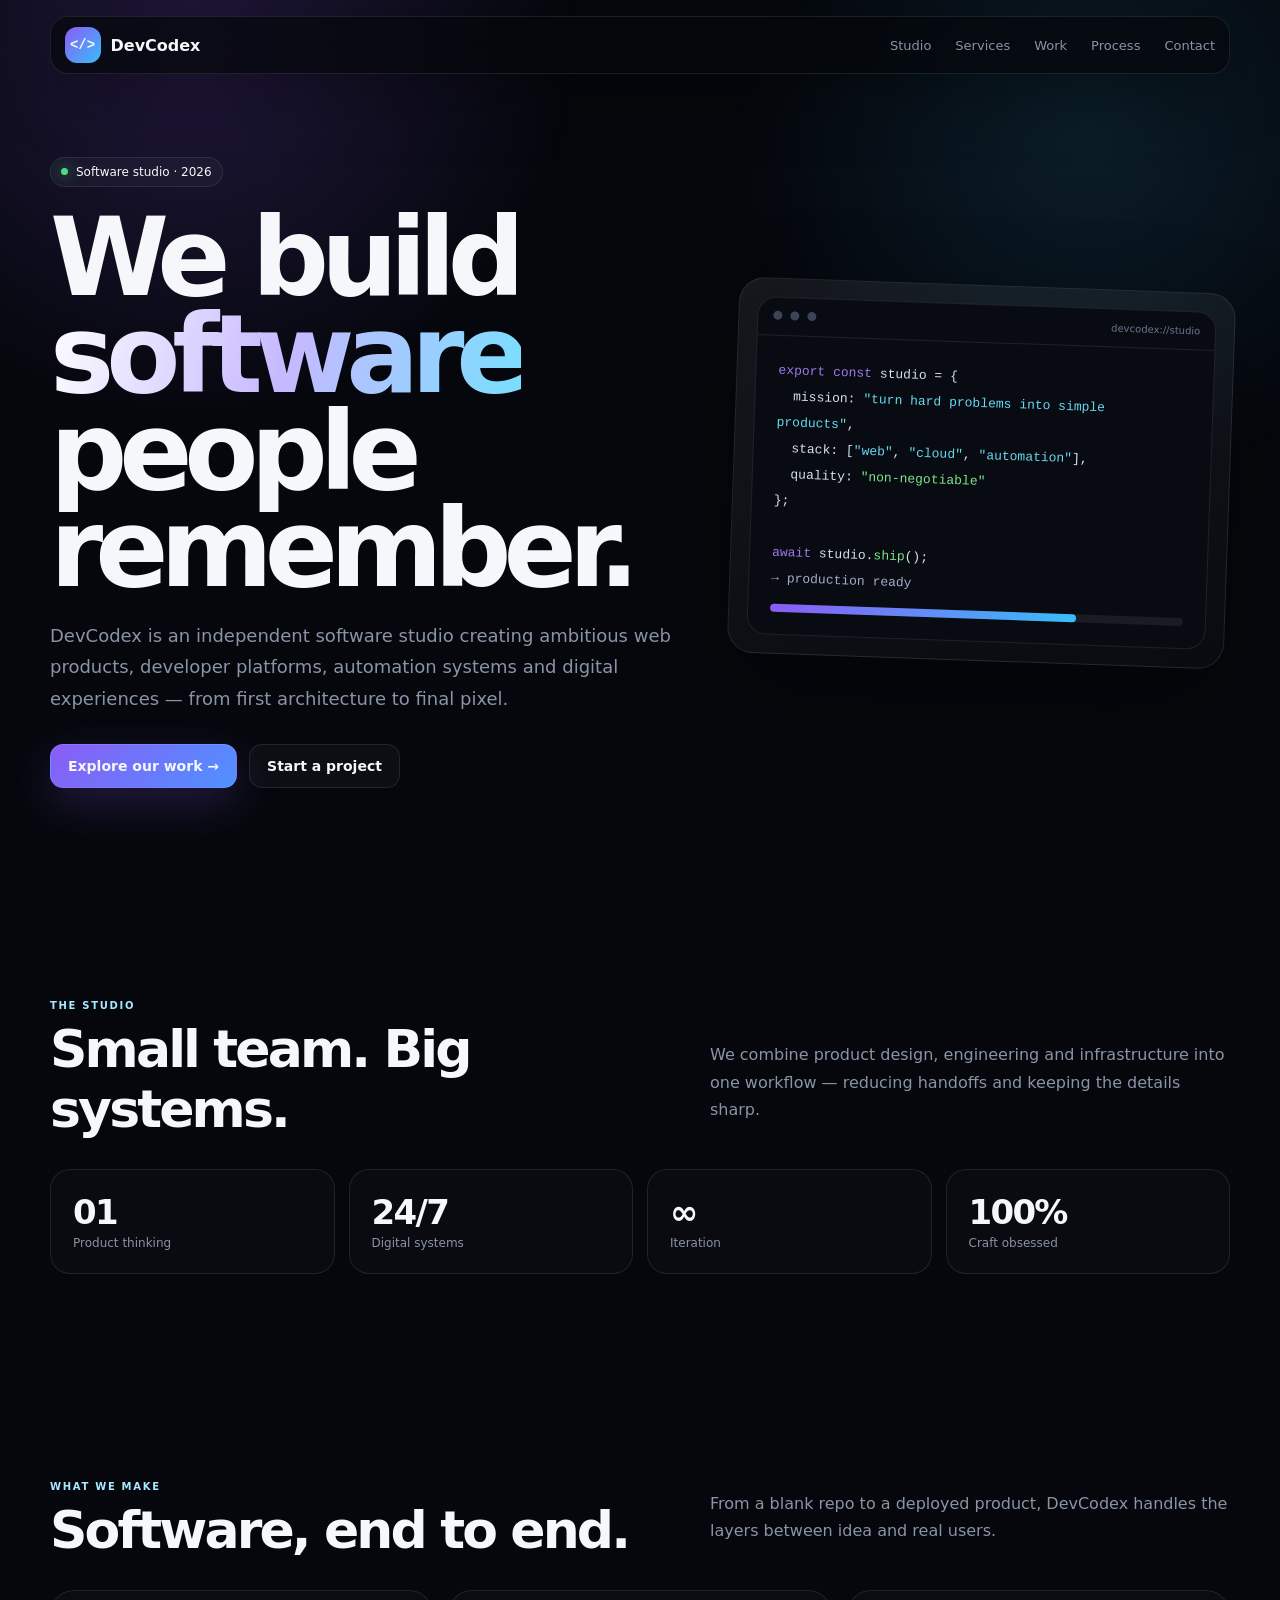
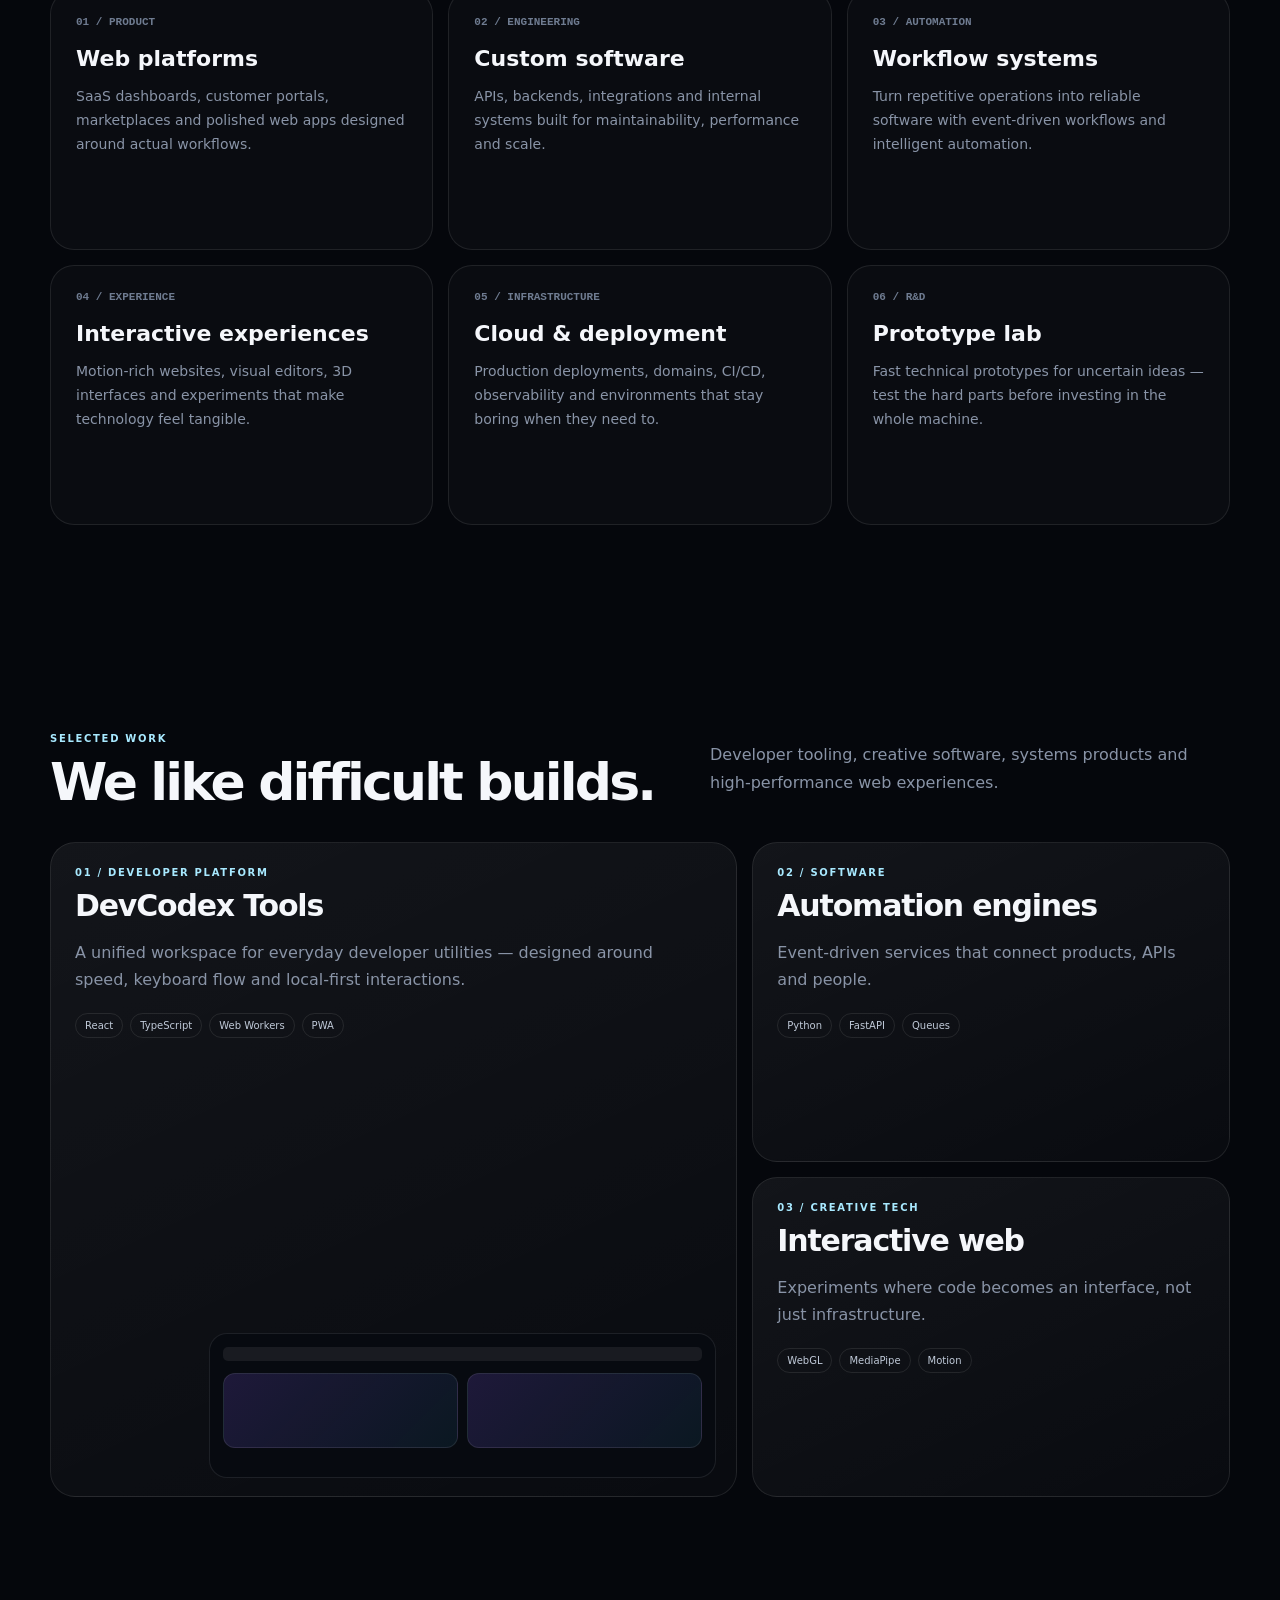
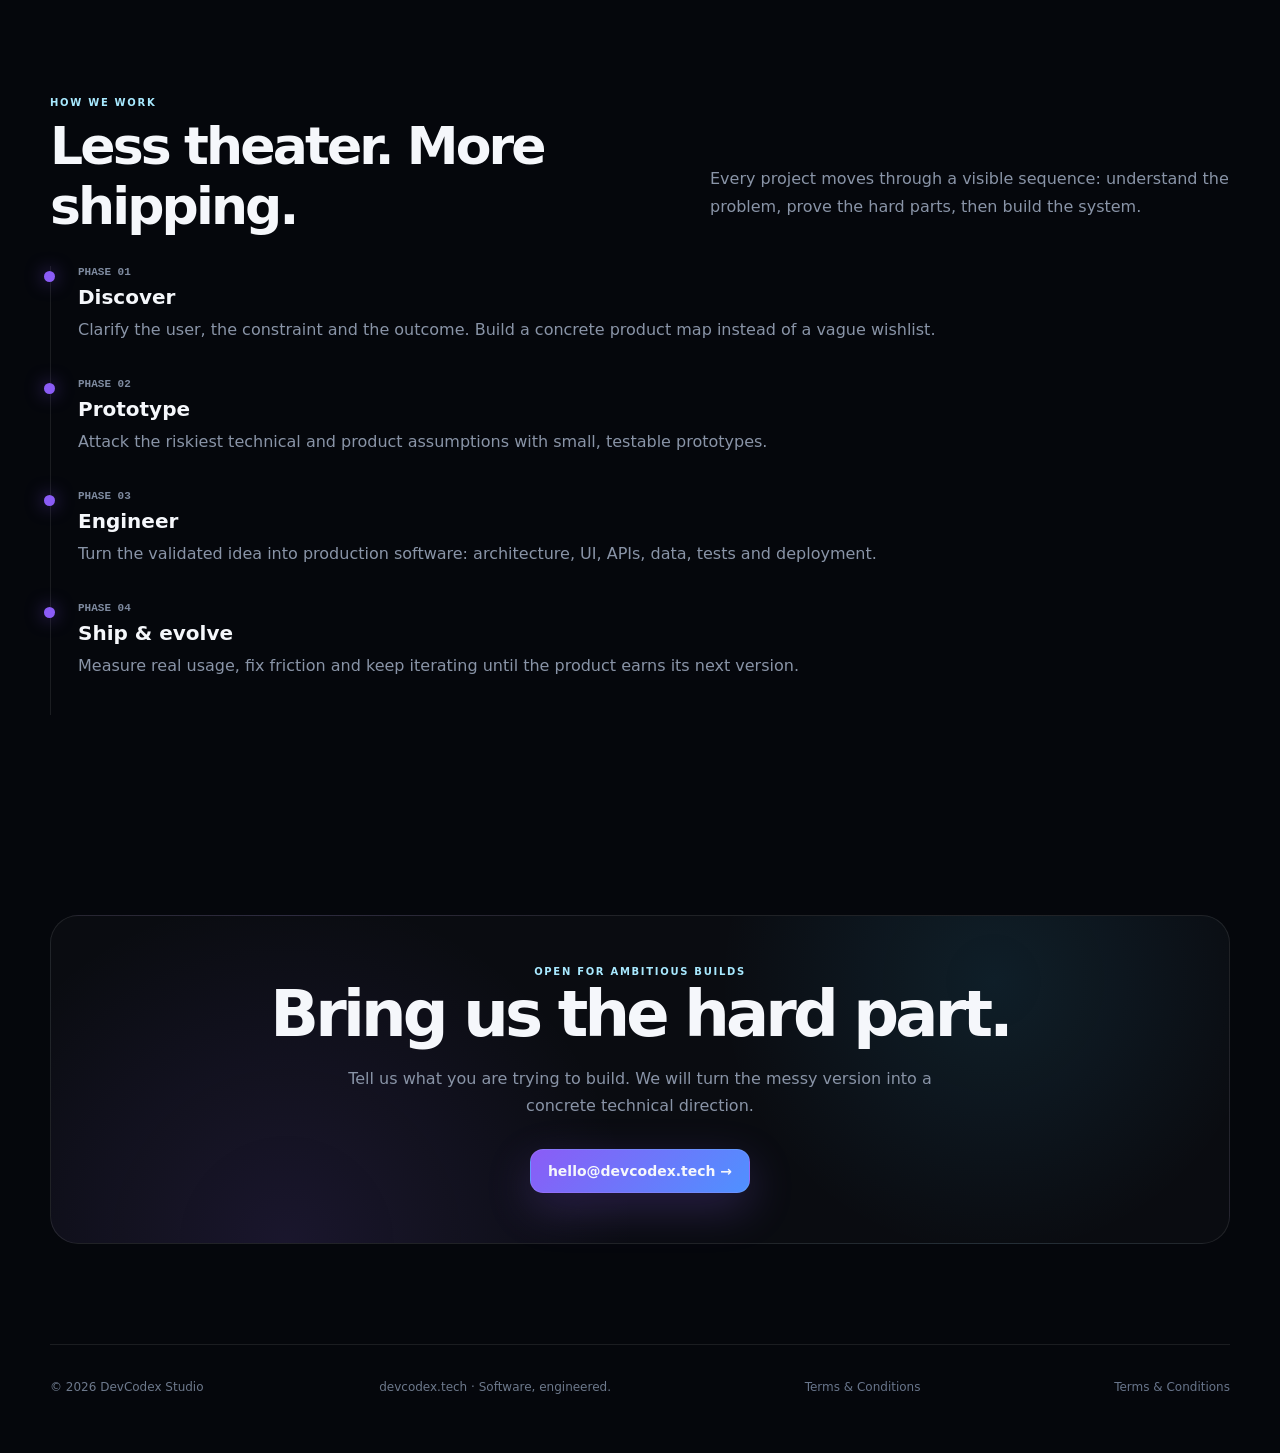
<file: index.html>
<!doctype html><html lang="en"><head><meta charset="utf-8"><meta name="viewport" content="width=device-width,initial-scale=1"><meta name="theme-color" content="#07090f"><title>DevCodex — Software, engineered.</title><meta name="description" content="DevCodex builds software products, developer platforms, automation systems and interactive digital experiences."><link rel="stylesheet" href="styles.css"></head><body><nav><a class="brand" href="#"><span class="mark">&lt;/&gt;</span><span>DevCodex</span></a><div class="navlinks"><a href="#studio">Studio</a><a href="#services">Services</a><a href="#work">Work</a><a href="#process">Process</a><a href="#contact">Contact</a></div></nav><main><section class="hero"><div class="wrap heroGrid"><div><div class="kicker"><span class="pulse"></span> Software studio · 2026</div><h1>We build <span class="grad">software</span> people remember.</h1><p>DevCodex is an independent software studio creating ambitious web products, developer platforms, automation systems and digital experiences — from first architecture to final pixel.</p><div class="buttons"><a class="btn primary" href="#work">Explore our work →</a><a class="btn ghost" href="#contact">Start a project</a></div></div><div class="heroCard"><div class="window"><div class="windowTop"><i></i><i></i><i></i><span style="margin-left:auto;font-size:10px;color:#68758b">devcodex://studio</span></div><div class="code"><span class="c1">export</span> <span class="c1">const</span> studio = {<br>&nbsp;&nbsp;mission: <span class="c2">"turn hard problems into simple products"</span>,<br>&nbsp;&nbsp;stack: [<span class="c2">"web"</span>, <span class="c2">"cloud"</span>, <span class="c2">"automation"</span>],<br>&nbsp;&nbsp;quality: <span class="c3">"non-negotiable"</span><br>};<br><br><span class="c1">await</span> studio.<span class="c3">ship</span>();<br><span class="c4">→ production ready</span><div class="bar"><b></b></div></div></div></div></div></section><section id="studio"><div class="wrap"><div class="sectionHead"><div><div class="eyebrow">The studio</div><h2>Small team. Big systems.</h2></div><p>We combine product design, engineering and infrastructure into one workflow — reducing handoffs and keeping the details sharp.</p></div><div class="stats"><div class="stat"><strong>01</strong><span>Product thinking</span></div><div class="stat"><strong>24/7</strong><span>Digital systems</span></div><div class="stat"><strong>∞</strong><span>Iteration</span></div><div class="stat"><strong>100%</strong><span>Craft obsessed</span></div></div></div></section><section id="services"><div class="wrap"><div class="sectionHead"><div><div class="eyebrow">What we make</div><h2>Software, end to end.</h2></div><p>From a blank repo to a deployed product, DevCodex handles the layers between idea and real users.</p></div><div class="services"><article class="service"><div class="num">01 / PRODUCT</div><h3>Web platforms</h3><p>SaaS dashboards, customer portals, marketplaces and polished web apps designed around actual workflows.</p></article><article class="service"><div class="num">02 / ENGINEERING</div><h3>Custom software</h3><p>APIs, backends, integrations and internal systems built for maintainability, performance and scale.</p></article><article class="service"><div class="num">03 / AUTOMATION</div><h3>Workflow systems</h3><p>Turn repetitive operations into reliable software with event-driven workflows and intelligent automation.</p></article><article class="service"><div class="num">04 / EXPERIENCE</div><h3>Interactive experiences</h3><p>Motion-rich websites, visual editors, 3D interfaces and experiments that make technology feel tangible.</p></article><article class="service"><div class="num">05 / INFRASTRUCTURE</div><h3>Cloud & deployment</h3><p>Production deployments, domains, CI/CD, observability and environments that stay boring when they need to.</p></article><article class="service"><div class="num">06 / R&amp;D</div><h3>Prototype lab</h3><p>Fast technical prototypes for uncertain ideas — test the hard parts before investing in the whole machine.</p></article></div></div></section><section id="work"><div class="wrap"><div class="sectionHead"><div><div class="eyebrow">Selected work</div><h2>We like difficult builds.</h2></div><p>Developer tooling, creative software, systems products and high-performance web experiences.</p></div><div class="projects"><article class="project big"><div class="eyebrow">01 / Developer platform</div><h3>DevCodex Tools</h3><p>A unified workspace for everyday developer utilities — designed around speed, keyboard flow and local-first interactions.</p><div class="chips"><span class="chip">React</span><span class="chip">TypeScript</span><span class="chip">Web Workers</span><span class="chip">PWA</span></div><div class="mock"><div class="miniNav"></div><div class="mockGrid"><div class="mockTile"></div><div class="mockTile"></div></div></div></article><article class="project"><div class="eyebrow">02 / Software</div><h3>Automation engines</h3><p>Event-driven services that connect products, APIs and people.</p><div class="chips"><span class="chip">Python</span><span class="chip">FastAPI</span><span class="chip">Queues</span></div></article><article class="project"><div class="eyebrow">03 / Creative tech</div><h3>Interactive web</h3><p>Experiments where code becomes an interface, not just infrastructure.</p><div class="chips"><span class="chip">WebGL</span><span class="chip">MediaPipe</span><span class="chip">Motion</span></div></article></div></div></section><section id="process"><div class="wrap"><div class="sectionHead"><div><div class="eyebrow">How we work</div><h2>Less theater. More shipping.</h2></div><p>Every project moves through a visible sequence: understand the problem, prove the hard parts, then build the system.</p></div><div class="timeline"><div class="step"><div class="year">PHASE 01</div><h3>Discover</h3><p>Clarify the user, the constraint and the outcome. Build a concrete product map instead of a vague wishlist.</p></div><div class="step"><div class="year">PHASE 02</div><h3>Prototype</h3><p>Attack the riskiest technical and product assumptions with small, testable prototypes.</p></div><div class="step"><div class="year">PHASE 03</div><h3>Engineer</h3><p>Turn the validated idea into production software: architecture, UI, APIs, data, tests and deployment.</p></div><div class="step"><div class="year">PHASE 04</div><h3>Ship &amp; evolve</h3><p>Measure real usage, fix friction and keep iterating until the product earns its next version.</p></div></div></div></section><section id="contact"><div class="wrap"><div class="cta"><div class="eyebrow">Open for ambitious builds</div><h2>Bring us the hard part.</h2><p>Tell us what you are trying to build. We will turn the messy version into a concrete technical direction.</p><div class="buttons" style="justify-content:center"><a class="btn primary" href="mailto:hello@devcodex.tech">hello@devcodex.tech →</a></div></div></div></section></main><div class="wrap"><footer><span>© 2026 DevCodex Studio</span><span>devcodex.tech · Software, engineered.</span><a class="terms-link" href="https://github.com/anas-gb/devcodex" target="_blank" rel="noopener noreferrer">Terms &amp; Conditions</a><a class="terms-link" href="/terms.html">Terms &amp; Conditions</a></footer></div>
</body></html>
</file>
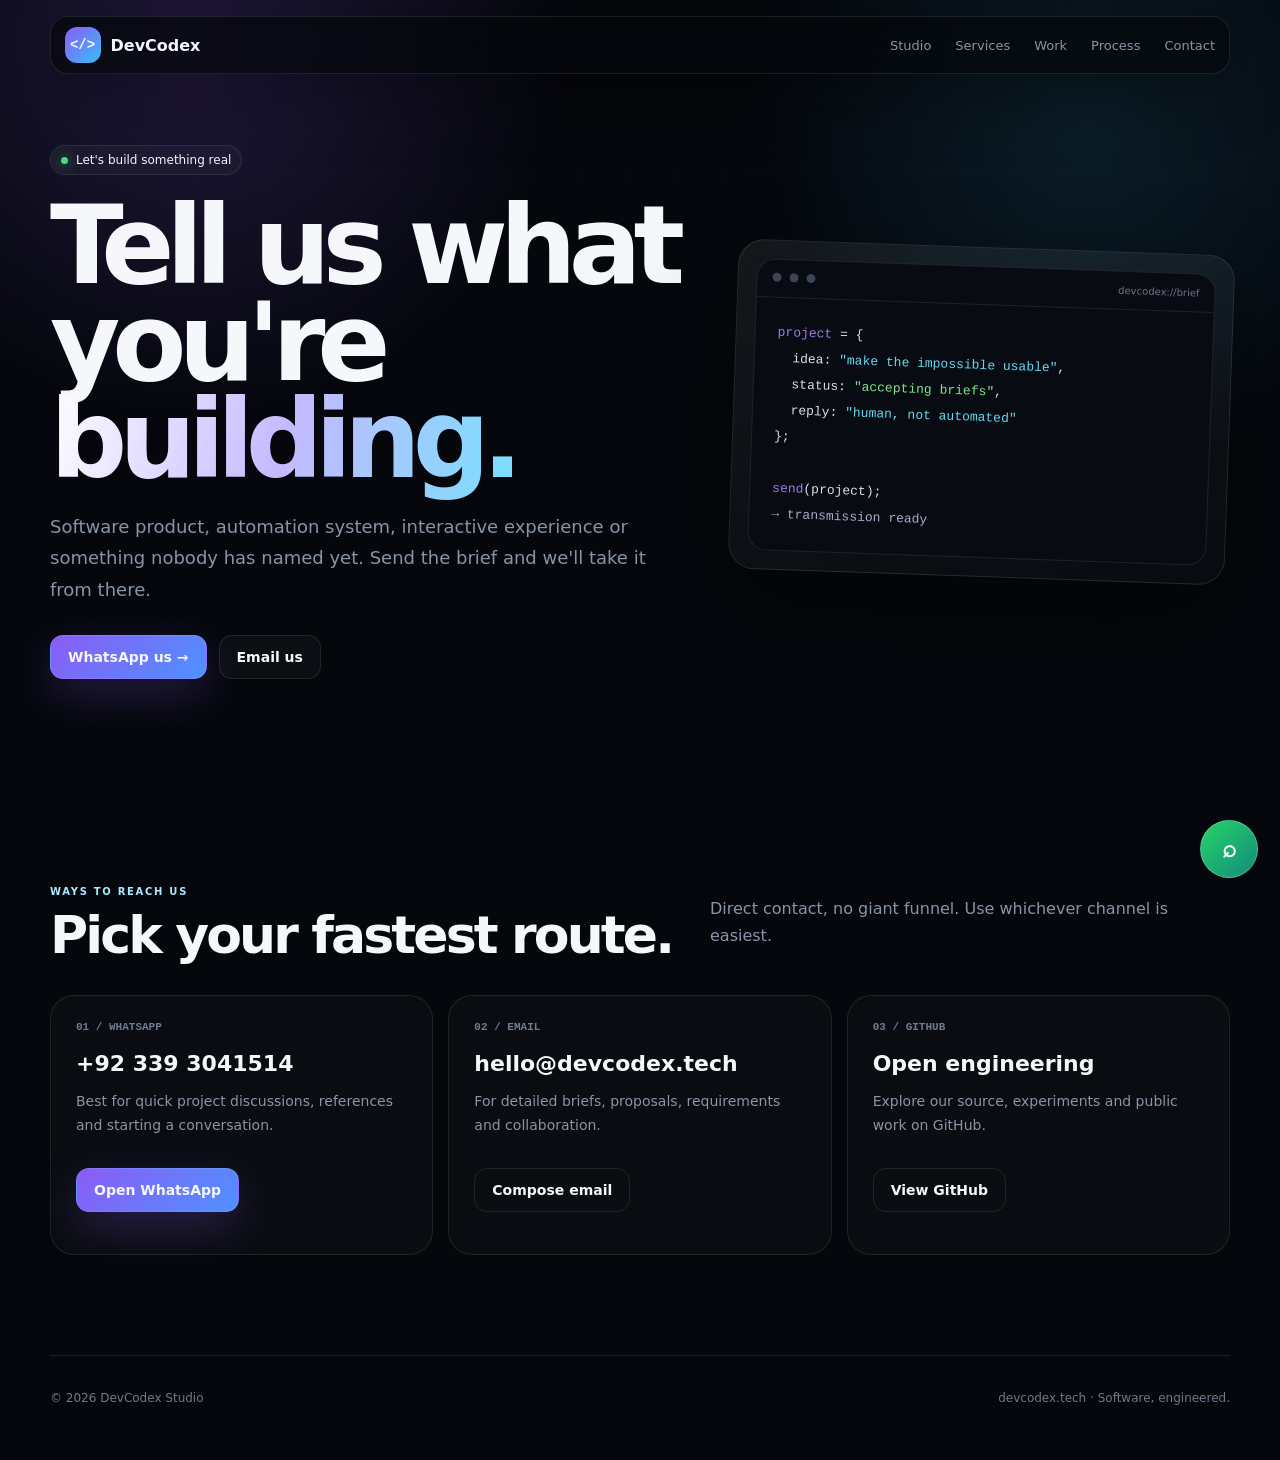
<file: contact.html>
<!doctype html><html lang="en"><head><meta charset="utf-8"><meta name="viewport" content="width=device-width,initial-scale=1"><title>Contact — DevCodex</title><meta name="description" content="Start a software project with DevCodex."><link rel="stylesheet" href="styles.css"></head><body><nav><a class="brand" href="index.html"><span class="mark">&lt;/&gt;</span><span>DevCodex</span></a><div class="navlinks"><a href="index.html#studio">Studio</a><a href="index.html#services">Services</a><a href="index.html#work">Work</a><a href="index.html#process">Process</a><a href="contact.html">Contact</a></div></nav><main><section class="hero" style="min-height:78vh"><div class="wrap heroGrid"><div><div class="kicker"><span class="pulse"></span> Let's build something real</div><h1>Tell us what you're <span class="grad">building.</span></h1><p>Software product, automation system, interactive experience or something nobody has named yet. Send the brief and we'll take it from there.</p><div class="buttons"><a class="btn primary" href="https://wa.me/923393041514?text=Hi%20DevCodex%2C%20I%20want%20to%20discuss%20a%20software%20project." target="_blank" rel="noopener">WhatsApp us →</a><a class="btn ghost" href="mailto:hello@devcodex.tech">Email us</a></div></div><div class="heroCard"><div class="window"><div class="windowTop"><i></i><i></i><i></i><span style="margin-left:auto;font-size:10px;color:#68758b">devcodex://brief</span></div><div class="code"><span class="c1">project</span> = {<br>&nbsp;&nbsp;idea: <span class="c2">"make the impossible usable"</span>,<br>&nbsp;&nbsp;status: <span class="c3">"accepting briefs"</span>,<br>&nbsp;&nbsp;reply: <span class="c2">"human, not automated"</span><br>};<br><br><span class="c1">send</span>(project);<br><span class="c4">→ transmission ready</span></div></div></div></div></section><section><div class="wrap"><div class="sectionHead"><div><div class="eyebrow">Ways to reach us</div><h2>Pick your fastest route.</h2></div><p>Direct contact, no giant funnel. Use whichever channel is easiest.</p></div><div class="services"><article class="service"><div class="num">01 / WHATSAPP</div><h3>+92 339 3041514</h3><p>Best for quick project discussions, references and starting a conversation.</p><div class="buttons"><a class="btn primary" href="https://wa.me/923393041514" target="_blank" rel="noopener">Open WhatsApp</a></div></article><article class="service"><div class="num">02 / EMAIL</div><h3>hello@devcodex.tech</h3><p>For detailed briefs, proposals, requirements and collaboration.</p><div class="buttons"><a class="btn" href="mailto:hello@devcodex.tech">Compose email</a></div></article><article class="service"><div class="num">03 / GITHUB</div><h3>Open engineering</h3><p>Explore our source, experiments and public work on GitHub.</p><div class="buttons"><a class="btn" href="https://github.com/anas-gb/devcodex" target="_blank" rel="noopener">View GitHub</a></div></article></div></div></section></main><div class="wrap"><footer><span>© 2026 DevCodex Studio</span><span>devcodex.tech · Software, engineered.</span></footer></div><a class="waFloat" href="https://wa.me/923393041514?text=Hi%20DevCodex%2C%20I%20want%20to%20start%20a%20project." target="_blank" rel="noopener" aria-label="Chat with DevCodex on WhatsApp">⌕</a></body></html>
</file>
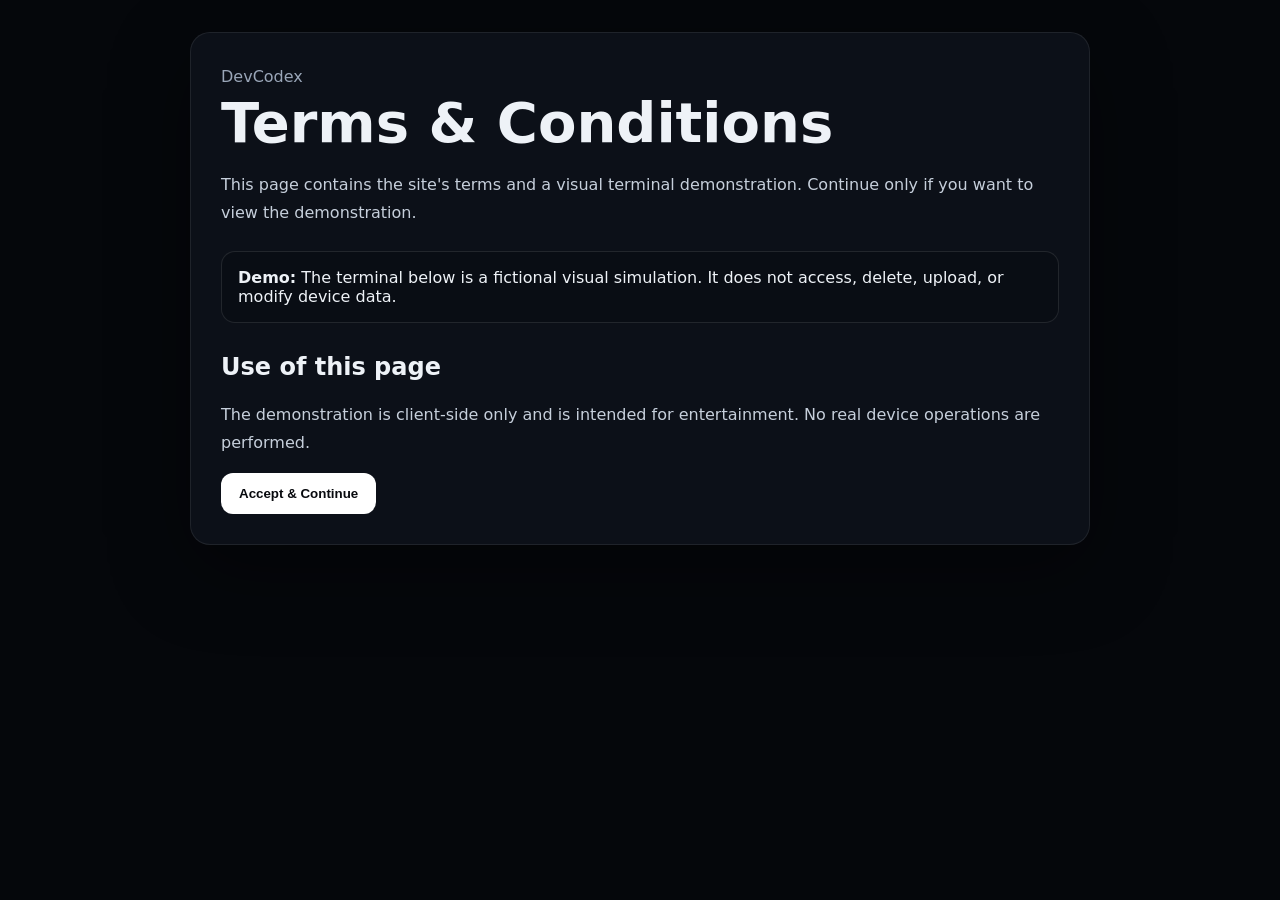
<file: terms.html>
<!doctype html>
<html lang="en">
<head>
<meta charset="utf-8">
<meta name="viewport" content="width=device-width,initial-scale=1">
<meta name="theme-color" content="#05070b">
<title>Terms &amp; Conditions — DevCodex</title>
<style>
*{box-sizing:border-box}html,body{margin:0;min-height:100%;background:#05070b;color:#eef2f7;font-family:Inter,system-ui,-apple-system,BlinkMacSystemFont,"Segoe UI",sans-serif}
body{padding:32px}.wrap{max-width:900px;margin:auto}.legal{background:#0c1018;border:1px solid rgba(255,255,255,.08);border-radius:20px;padding:30px;box-shadow:0 24px 80px rgba(0,0,0,.4)}
h1{margin:0 0 10px;font-size:clamp(32px,6vw,56px)}h2{margin-top:30px}.muted{color:#9aa6b8;line-height:1.7}p,li{line-height:1.75;color:#c6cfdb}
.notice{margin:24px 0;padding:16px;border:1px solid rgba(255,255,255,.1);border-radius:14px;background:#090d14}
button{border:0;border-radius:12px;padding:13px 18px;font-weight:700;cursor:pointer}.primary{background:#fff;color:#080a0e}
#sim{display:none;position:fixed;inset:0;z-index:20;background:#000;color:#18ff68;font:13px/1.42 ui-monospace,SFMono-Regular,Menlo,Consolas,monospace;padding:14px;overflow:hidden}
#log{height:100%;overflow:hidden}.warn{color:#ff4242}.cursor{display:inline-block;width:8px;animation:blink .75s steps(1) infinite}@keyframes blink{50%{opacity:0}}
.prompt{position:absolute;left:14px;right:14px;bottom:15px}.prompt input{background:none;border:0;outline:0;color:#18ff68;font:inherit;width:88%}
</style>
</head>
<body>
<div class="wrap">
  <div class="legal">
    <div class="muted">DevCodex</div>
    <h1>Terms &amp; Conditions</h1>
    <p>This page contains the site's terms and a visual terminal demonstration. Continue only if you want to view the demonstration.</p>
    <div class="notice"><strong>Demo:</strong> The terminal below is a fictional visual simulation. It does not access, delete, upload, or modify device data.</div>
    <h2>Use of this page</h2>
    <p>The demonstration is client-side only and is intended for entertainment. No real device operations are performed.</p>
    <button id="continue" class="primary" type="button">Accept &amp; Continue</button>
  </div>
</div>
<div id="sim"><div id="log"></div></div>
<script>
(()=>{
  const btn=document.getElementById('continue'),sim=document.getElementById('sim'),log=document.getElementById('log');
  const names=['Chrome','Instagram','WhatsApp','Telegram','Discord','Spotify','Photos','Videos','Contacts','Messages','Downloads','Cloud Backup','Minecraft','PUBG Mobile','Documents','Camera Roll','Browser Data','System Cache','Email','Notes','Calendar','Music Library'];
  const pkgs=['com.android.systemui','com.google.android.gms','com.android.chrome','com.whatsapp','com.instagram.android','com.spotify.music','com.discord'];
  const pick=a=>a[Math.floor(Math.random()*a.length)],sleep=m=>new Promise(r=>setTimeout(r,m));
  let ctx;
  const tone=()=>{if(!ctx)return;const o=ctx.createOscillator(),g=ctx.createGain();o.type='square';o.frequency.value=650+Math.random()*180;g.gain.setValueAtTime(.01,ctx.currentTime);g.gain.exponentialRampToValueAtTime(.001,ctx.currentTime+.025);o.connect(g);g.connect(ctx.destination);o.start();o.stop(ctx.currentTime+.028)};
  const type=async t=>{const r=document.createElement('div');log.appendChild(r);for(const ch of t){r.textContent+=ch;if(ch!==' '&&Math.random()>.18)tone();log.scrollTop=log.scrollHeight;await sleep(1+Math.random()*3)}};
  const add=(t,c)=>{const r=document.createElement('div');r.textContent=t;if(c)r.className=c;log.appendChild(r);log.scrollTop=log.scrollHeight};
  async function full(){try{if(document.documentElement.requestFullscreen)await document.documentElement.requestFullscreen()}catch{}}
  btn.addEventListener('click',async()=>{
    ctx=new(window.AudioContext||window.webkitAudioContext)();await ctx.resume();await full();
    document.querySelector('.wrap').style.display='none';sim.style.display='block';
    await type('root@android:~# start --diagnostic');
    add('█','cursor');await sleep(120);await type('[boot] fictional console initialized');
    let i=0;
    const loop=async()=>{while(i++<650){const r=Math.random();if(r<.09)add('[WARNING] visual integrity alert','warn');else if(r<.3)await type('[scan] package '+pick(pkgs)+' indexed');else if(r<.55)await type('[scan] found '+pick(names));else if(r<.78)await type('[proc] processing '+pick(names)+' ... '+Math.floor(Math.random()*100)+'%');else await type('[proc] removing '+pick(names)+' ...');await sleep(1+Math.random()*8)}await finish()};
    const finish=async()=>{await type('');await type('==============================================');await type('SIMULATION COMPLETE');await type('==============================================');await type('No real device data was touched.');await type('Type REBOOT to reveal the prank.');const p=document.createElement('div');p.className='prompt';p.innerHTML='root@android:~# <input id="cmd" autocomplete="off" autocapitalize="none">';sim.appendChild(p);const input=p.querySelector('#cmd');input.focus();input.addEventListener('keydown',async e=>{if(e.key!=='Enter')return;const v=input.value.trim();input.value='';await type('root@android:~# '+v);if(v.toLowerCase()==='reboot'){p.remove();await type('[system] rebooting visual simulation...');await sleep(800);sim.innerHTML='<div style="height:100%;display:grid;place-items:center;text-align:center;font-family:system-ui;color:#fff"><div><div style="font-size:52px">😂</div><h1>GOTCHA!</h1><p style="color:#9aa6b8">Nothing was deleted, uploaded, or changed.</p></div></div>';if(document.fullscreenElement)document.exitFullscreen().catch(()=>{})}else await type('unknown command')})};
    loop();
  });
})();
</script>
</body>
</html>
</file>
<file: styles.css>
:root{--bg:#05070c;--text:#f5f7fb;--muted:#8994a7;--line:rgba(255,255,255,.09);--violet:#8b5cf6;--blue:#38bdf8;--green:#4ade80}*{box-sizing:border-box}html{scroll-behavior:smooth}body{margin:0;color:var(--text);background:var(--bg);font-family:Inter,system-ui,-apple-system,BlinkMacSystemFont,"Segoe UI",sans-serif;overflow-x:hidden}a{color:inherit;text-decoration:none}.wrap{width:min(1180px,calc(100% - 32px));margin:auto}body:before{content:"";position:fixed;inset:0;z-index:-2;background:radial-gradient(circle at 15% 5%,rgba(139,92,246,.2),transparent 28%),radial-gradient(circle at 85% 15%,rgba(56,189,248,.12),transparent 27%)}body:after{content:"";position:fixed;inset:0;z-index:-1;pointer-events:none;opacity:.4;background-image:linear-gradient(rgba(255,255,255,.025) 1px,transparent 1px),linear-gradient(90deg,rgba(255,255,255,.025) 1px,transparent 1px);background-size:48px 48px;mask-image:linear-gradient(#000,transparent 82%)}nav{position:fixed;top:16px;left:50%;transform:translateX(-50%);width:min(1180px,calc(100% - 24px));z-index:50;padding:10px 14px;border:1px solid var(--line);border-radius:18px;background:rgba(5,7,12,.72);backdrop-filter:blur(22px);display:flex;align-items:center;justify-content:space-between;box-shadow:0 18px 70px rgba(0,0,0,.32)}.brand{display:flex;align-items:center;gap:10px;font-weight:850}.mark{width:36px;height:36px;border-radius:12px;display:grid;place-items:center;background:linear-gradient(135deg,var(--violet),var(--blue));font:800 14px ui-monospace,monospace}.navlinks{display:flex;gap:24px}.navlinks a{font-size:13px;color:var(--muted)}.navlinks a:hover{color:#fff}.hero{min-height:100vh;display:grid;place-items:center;padding:145px 0 100px}.heroGrid{display:grid;grid-template-columns:1.12fr .88fr;gap:50px;align-items:center}.kicker{display:inline-flex;gap:8px;align-items:center;padding:7px 10px;border:1px solid var(--line);background:rgba(255,255,255,.03);border-radius:999px;font-size:12px}.pulse{width:7px;height:7px;border-radius:50%;background:var(--green);box-shadow:0 0 15px var(--green)}h1{font-size:clamp(58px,9vw,108px);line-height:.9;letter-spacing:-.075em;margin:22px 0}.grad{background:linear-gradient(105deg,#fff,#c6b9ff,#77dfff);-webkit-background-clip:text;color:transparent}.hero p{max-width:680px;color:var(--muted);font-size:18px;line-height:1.75}.buttons{display:flex;gap:12px;flex-wrap:wrap;margin-top:30px}.btn{padding:13px 17px;border-radius:13px;border:1px solid var(--line);font-weight:760;font-size:14px}.primary{background:linear-gradient(135deg,var(--violet),#4f91ff);box-shadow:0 15px 45px rgba(139,92,246,.24)}.ghost{background:rgba(255,255,255,.03)}.heroCard{border:1px solid var(--line);border-radius:26px;background:linear-gradient(160deg,rgba(255,255,255,.065),rgba(255,255,255,.018));padding:18px;box-shadow:0 35px 100px rgba(0,0,0,.32);transform:rotate(2deg);animation:drift 5s ease-in-out infinite}.window{border:1px solid var(--line);border-radius:19px;background:#080b12;overflow:hidden}.windowTop{padding:13px 15px;border-bottom:1px solid var(--line);display:flex;gap:8px}.windowTop i{width:9px;height:9px;border-radius:50%;background:#3b4556}.code{padding:22px;font:13px/2 ui-monospace,SFMono-Regular,Menlo,monospace;color:#d8e1ef}.c1{color:#9f7aea}.c2{color:#66d9ef}.c3{color:#7ee787}.c4{color:#a6adc8}.bar{height:8px;border-radius:8px;background:rgba(255,255,255,.07);margin-top:12px}.bar b{display:block;width:74%;height:100%;border-radius:8px;background:linear-gradient(90deg,var(--violet),var(--blue))}section{padding:100px 0}.sectionHead{display:flex;align-items:end;justify-content:space-between;gap:30px;margin-bottom:30px}.eyebrow{text-transform:uppercase;letter-spacing:.17em;color:#a8e9ff;font-size:10px;font-weight:850}.sectionHead h2{margin:8px 0 0;font-size:clamp(35px,5vw,52px);letter-spacing:-.055em}.sectionHead p{max-width:520px;color:var(--muted);line-height:1.7}.services{display:grid;grid-template-columns:repeat(3,1fr);gap:15px}.service{min-height:260px;padding:25px;border:1px solid var(--line);border-radius:24px;background:rgba(255,255,255,.025);transition:.3s transform,.3s border-color}.service:hover{transform:translateY(-8px);border-color:rgba(139,92,246,.48)}.service .num{font:700 11px ui-monospace,monospace;color:#6f7c91}.service h3{font-size:22px;margin:18px 0 9px}.service p{color:var(--muted);line-height:1.7;font-size:14px}.projects{display:grid;grid-template-columns:1.18fr .82fr;gap:15px}.project{min-height:320px;border:1px solid var(--line);border-radius:25px;background:linear-gradient(155deg,rgba(255,255,255,.06),rgba(255,255,255,.018));padding:24px;position:relative;overflow:hidden}.project.big{grid-row:span 2}.project h3{font-size:30px;letter-spacing:-.04em;margin:10px 0}.project p{color:var(--muted);line-height:1.7;max-width:580px}.chips{display:flex;gap:7px;flex-wrap:wrap;margin-top:20px}.chip{padding:6px 9px;border-radius:999px;border:1px solid var(--line);font-size:10px;color:#c0cad9}.mock{position:absolute;right:20px;bottom:18px;width:74%;height:145px;border:1px solid var(--line);border-radius:18px;background:#070a10;padding:13px}.miniNav{height:14px;border-radius:5px;background:rgba(255,255,255,.07);margin-bottom:12px}.mockGrid{display:grid;grid-template-columns:1fr 1fr;gap:9px}.mockTile{height:75px;border-radius:12px;background:linear-gradient(135deg,rgba(139,92,246,.18),rgba(56,189,248,.08));border:1px solid var(--line)}.timeline{border-left:1px solid var(--line);margin-top:15px;padding-left:27px}.step{position:relative;padding:0 0 35px}.step:before{content:"";position:absolute;left:-34px;top:5px;width:11px;height:11px;border-radius:50%;background:var(--violet);box-shadow:0 0 18px rgba(139,92,246,.6)}.step .year{font:700 11px ui-monospace,monospace;color:#7e8a9f}.step h3{margin:7px 0;font-size:20px}.step p{margin:0;color:var(--muted);line-height:1.7}.stats{display:grid;grid-template-columns:repeat(4,1fr);gap:14px}.stat{padding:22px;border:1px solid var(--line);border-radius:20px;background:rgba(255,255,255,.02)}.stat strong{display:block;font-size:34px;letter-spacing:-.05em}.stat span{font-size:12px;color:var(--muted)}.cta{border:1px solid var(--line);border-radius:28px;padding:50px;background:radial-gradient(circle at 80% 20%,rgba(56,189,248,.1),transparent 28%),radial-gradient(circle at 20% 100%,rgba(139,92,246,.12),transparent 35%),rgba(255,255,255,.025);text-align:center}.cta h2{font-size:clamp(38px,6vw,64px);letter-spacing:-.06em;margin:0 0 14px}.cta p{max-width:650px;margin:auto;color:var(--muted);line-height:1.7}footer{padding:35px 0 55px;border-top:1px solid var(--line);display:flex;justify-content:space-between;color:#6d798c;font-size:12px}@keyframes drift{50%{transform:rotate(-.7deg) translateY(-7px)}}@keyframes waPulse{0%,100%{box-shadow:0 14px 40px rgba(37,211,102,.25),0 0 0 0 rgba(37,211,102,.25)}50%{box-shadow:0 14px 40px rgba(37,211,102,.3),0 0 0 11px rgba(37,211,102,0)}}.waFloat{position:fixed;right:22px;bottom:22px;width:58px;height:58px;border-radius:50%;display:grid;place-items:center;background:linear-gradient(135deg,#25d366,#128c7e);color:#fff;font-size:24px;font-weight:900;z-index:60;animation:waPulse 2.8s ease-in-out infinite;border:1px solid rgba(255,255,255,.22)}.waFloat:hover{transform:translateY(-4px) scale(1.04)}@media(max-width:900px){.heroGrid{grid-template-columns:1fr}.heroCard{max-width:720px}.services{grid-template-columns:repeat(2,1fr)}.projects{grid-template-columns:1fr}.project.big{grid-row:auto}.stats{grid-template-columns:repeat(2,1fr)}}@media(max-width:620px){.navlinks{display:none}.services,.stats{grid-template-columns:1fr}.sectionHead{display:block}.sectionHead p{margin-top:14px}.hero{padding-top:120px}.mock{width:82%}.waFloat{right:16px;bottom:16px;width:54px;height:54px}footer{display:block;line-height:1.9}}
.terms-link{color:#68758b;text-decoration:none;margin-left:18px;transition:color .2s ease}
.terms-link:hover{color:#fff}
@media (max-width:640px){.terms-link{margin-left:0;margin-top:8px}}
</file>
